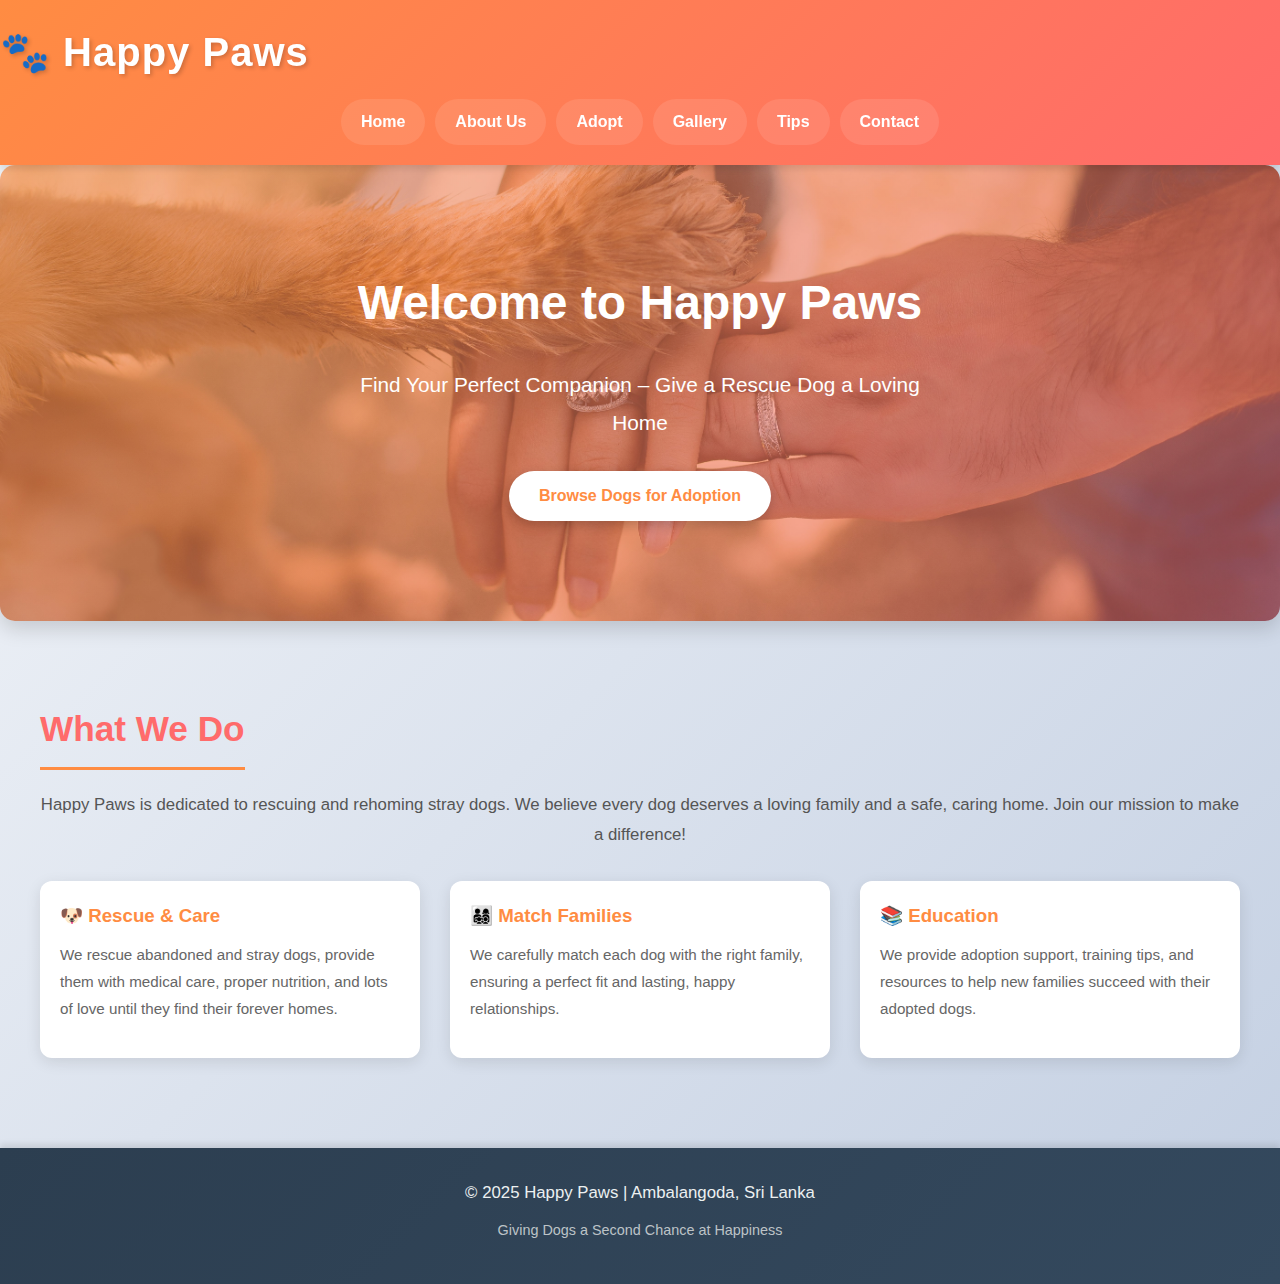
<file: frontend/index.html>
<!DOCTYPE html>
<html lang="en">
<head>
  <meta charset="UTF-8">
  <meta name="viewport" content="width=device-width, initial-scale=1.0">
  <title>Happy Paws - Dog Adoption & Rescue</title>
  <link rel="stylesheet" href="../css/style.css">
</head>
<body>
  <header>
    <h1>🐾 Happy Paws</h1>
    <nav>
      <a href="index.html">Home</a>
      <a href="about.html">About Us</a>
      <a href="adopt.html">Adopt</a>
      <a href="gallery.html">Gallery</a>
      <a href="tips.html">Tips</a>
      <a href="contact.html">Contact</a>
    </nav>
  </header>

  <div class="hero" style="background-image: linear-gradient(135deg, rgba(255, 140, 66, 0.5), rgba(255, 107, 107, 0.5)), url('../images/img1.jpg'); background-size: cover; background-position: center;">
    <h2>Welcome to Happy Paws</h2>
    <p>Find Your Perfect Companion – Give a Rescue Dog a Loving Home</p>
    <a href="adopt.html" class="cta-button">Browse Dogs for Adoption</a>
  </div>

  <div class="container">
    <section>
      <h2>What We Do</h2>
      <p style="text-align: center; margin-bottom: 30px;">Happy Paws is dedicated to rescuing and rehoming stray dogs. We believe every dog deserves a loving family and a safe, caring home. Join our mission to make a difference!</p>
      
      <div class="grid">
        <div class="card">
          <h3>🐶 Rescue & Care</h3>
          <p>We rescue abandoned and stray dogs, provide them with medical care, proper nutrition, and lots of love until they find their forever homes.</p>
        </div>
        <div class="card">
          <h3>👨‍👩‍👧‍👦 Match Families</h3>
          <p>We carefully match each dog with the right family, ensuring a perfect fit and lasting, happy relationships.</p>
        </div>
        <div class="card">
          <h3>📚 Education</h3>
          <p>We provide adoption support, training tips, and resources to help new families succeed with their adopted dogs.</p>
        </div>
      </div>
    </section>
  </div>

  <footer>
    <p>&copy; 2025 Happy Paws | Ambalangoda, Sri Lanka</p>
    <p style="font-size: 0.9em; color: #bdc3c7;">Giving Dogs a Second Chance at Happiness</p>
  </footer>
</body>
</html>
</file>
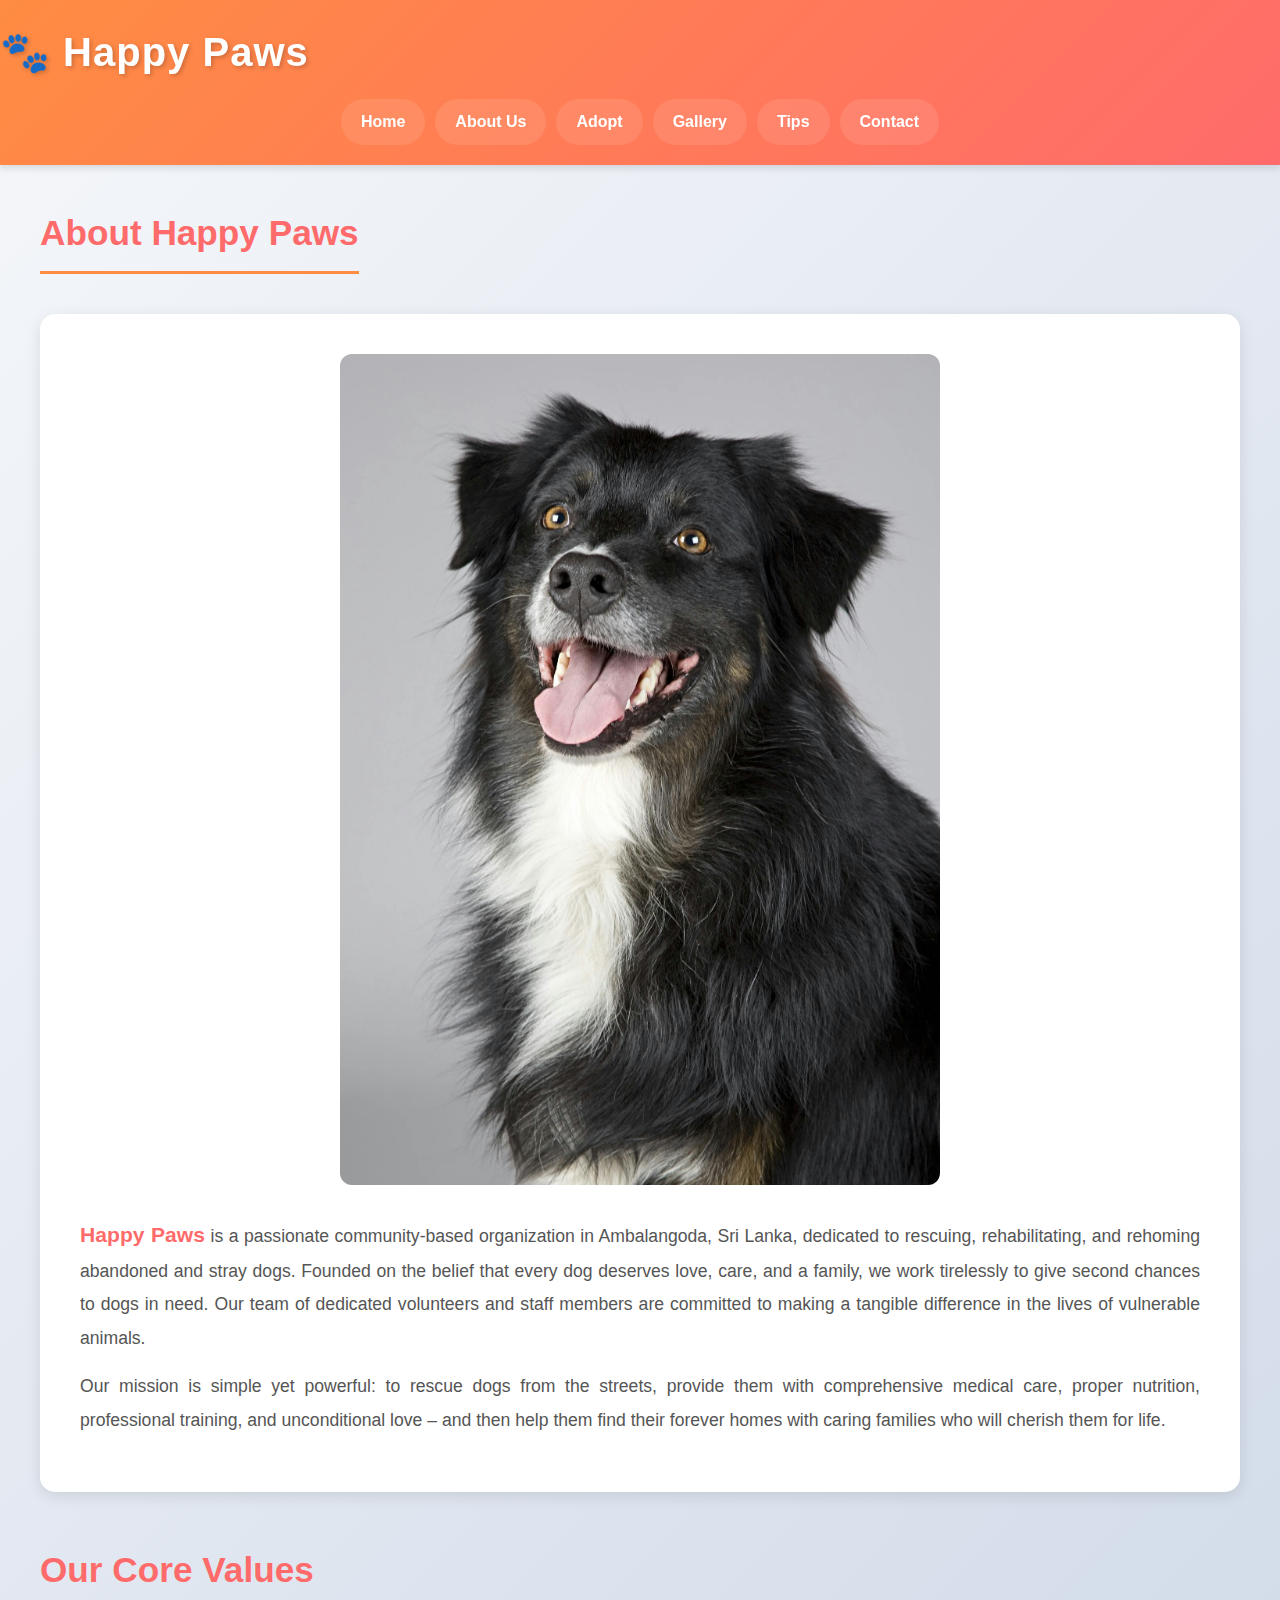
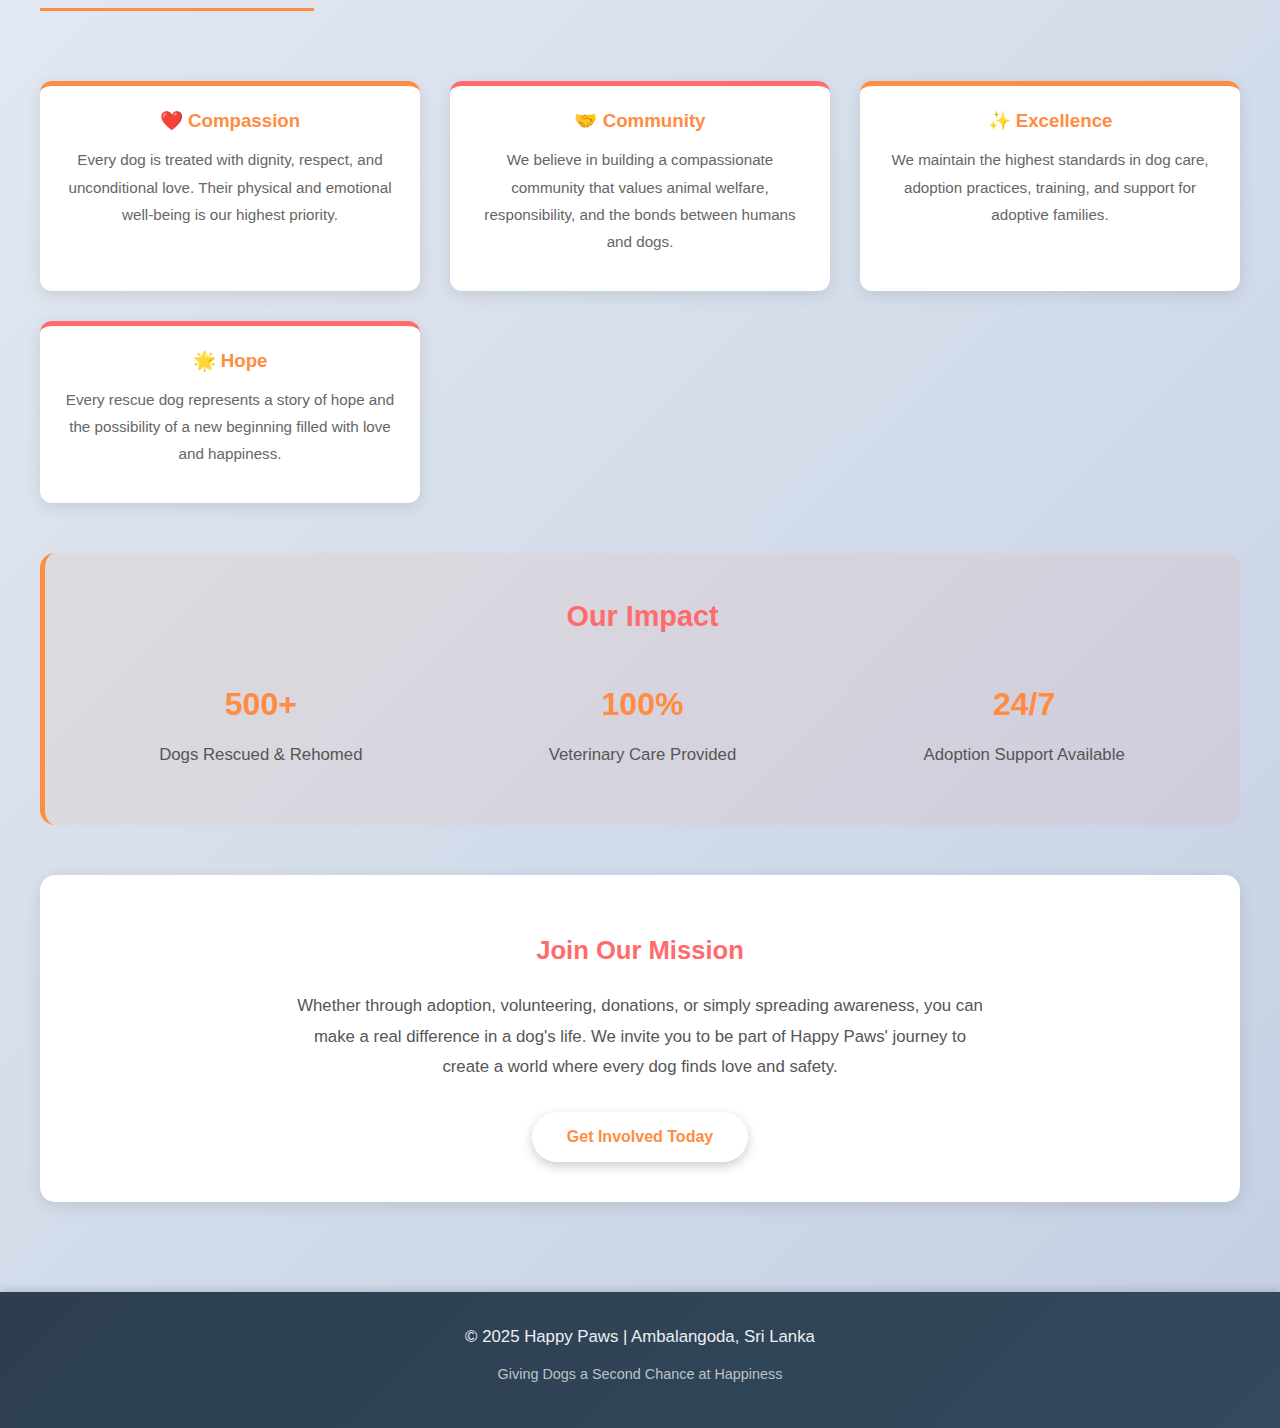
<file: frontend/about.html>
<!DOCTYPE html>
<html lang="en">
<head>
  <meta charset="UTF-8">
  <meta name="viewport" content="width=device-width, initial-scale=1.0">
  <title>About Us - Happy Paws</title>
  <link rel="stylesheet" href="../css/style.css">
</head>
<body>
  <header>
    <h1>🐾 Happy Paws</h1>
    <nav>
      <a href="index.html">Home</a>
      <a href="about.html">About Us</a>
      <a href="adopt.html">Adopt</a>
      <a href="gallery.html">Gallery</a>
      <a href="tips.html">Tips</a>
      <a href="contact.html">Contact</a>
    </nav>
  </header>

  <div class="container">
    <h2 style="margin-bottom: 40px;">About Happy Paws</h2>
    
    <div style="background: white; padding: 40px; border-radius: 15px; margin-bottom: 40px; box-shadow: 0 4px 15px rgba(0, 0, 0, 0.1);">
      <img src="../images/img8.jpg" alt="Happy rescued dogs" style="width: 100%; max-width: 600px; margin-bottom: 30px; border-radius: 12px; display: block; margin-left: auto; margin-right: auto;">
      <p style="font-size: 1.1em; line-height: 1.9; text-align: justify;">
        <strong style="color: #ff6b6b; font-size: 1.2em;">Happy Paws</strong> is a passionate community-based organization in Ambalangoda, Sri Lanka, dedicated to rescuing, rehabilitating, and rehoming abandoned and stray dogs. Founded on the belief that every dog deserves love, care, and a family, we work tirelessly to give second chances to dogs in need. Our team of dedicated volunteers and staff members are committed to making a tangible difference in the lives of vulnerable animals.
      </p>
      <p style="font-size: 1.1em; line-height: 1.9; text-align: justify;">
        Our mission is simple yet powerful: to rescue dogs from the streets, provide them with comprehensive medical care, proper nutrition, professional training, and unconditional love – and then help them find their forever homes with caring families who will cherish them for life.
      </p>
    </div>

    <section style="margin-top: 50px;">
      <h2 style="text-align: center; margin-bottom: 40px;">Our Core Values</h2>
      <div class="grid">
        <div class="card" style="border-top: 5px solid #ff8c42;">
          <h3 style="text-align: center;">❤️ Compassion</h3>
          <p style="text-align: center;">Every dog is treated with dignity, respect, and unconditional love. Their physical and emotional well-being is our highest priority.</p>
        </div>
        <div class="card" style="border-top: 5px solid #ff6b6b;">
          <h3 style="text-align: center;">🤝 Community</h3>
          <p style="text-align: center;">We believe in building a compassionate community that values animal welfare, responsibility, and the bonds between humans and dogs.</p>
        </div>
        <div class="card" style="border-top: 5px solid #ff8c42;">
          <h3 style="text-align: center;">✨ Excellence</h3>
          <p style="text-align: center;">We maintain the highest standards in dog care, adoption practices, training, and support for adoptive families.</p>
        </div>
        <div class="card" style="border-top: 5px solid #ff6b6b;">
          <h3 style="text-align: center;">🌟 Hope</h3>
          <p style="text-align: center;">Every rescue dog represents a story of hope and the possibility of a new beginning filled with love and happiness.</p>
        </div>
      </div>
    </section>

    <section style="background: linear-gradient(135deg, rgba(255, 140, 66, 0.08), rgba(255, 107, 107, 0.08)); padding: 40px; border-radius: 15px; margin-top: 50px; text-align: center; border-left: 5px solid #ff8c42;">
      <h3 style="font-size: 1.8em; color: #ff6b6b; margin-top: 0;">Our Impact</h3>
      <div class="grid">
        <div>
          <h4 style="font-size: 2em; color: #ff8c42; margin: 10px 0;">500+</h4>
          <p style="margin-top: 0;">Dogs Rescued & Rehomed</p>
        </div>
        <div>
          <h4 style="font-size: 2em; color: #ff8c42; margin: 10px 0;">100%</h4>
          <p style="margin-top: 0;">Veterinary Care Provided</p>
        </div>
        <div>
          <h4 style="font-size: 2em; color: #ff8c42; margin: 10px 0;">24/7</h4>
          <p style="margin-top: 0;">Adoption Support Available</p>
        </div>
      </div>
    </section>

    <section style="background: white; padding: 40px; border-radius: 15px; margin-top: 50px; text-align: center; box-shadow: 0 4px 15px rgba(0, 0, 0, 0.1);">
      <h3 style="font-size: 1.6em; color: #ff6b6b;">Join Our Mission</h3>
      <p style="font-size: 1.05em; max-width: 700px; margin: 20px auto;">Whether through adoption, volunteering, donations, or simply spreading awareness, you can make a real difference in a dog's life. We invite you to be part of Happy Paws' journey to create a world where every dog finds love and safety.</p>
      <a href="contact.html" class="cta-button" style="padding: 12px 35px; font-size: 1em;">Get Involved Today</a>
    </section>
  </div>

  <footer>
    <p>&copy; 2025 Happy Paws | Ambalangoda, Sri Lanka</p>
    <p style="font-size: 0.9em; color: #bdc3c7;">Giving Dogs a Second Chance at Happiness</p>
  </footer>
</body>
</html>
</file>
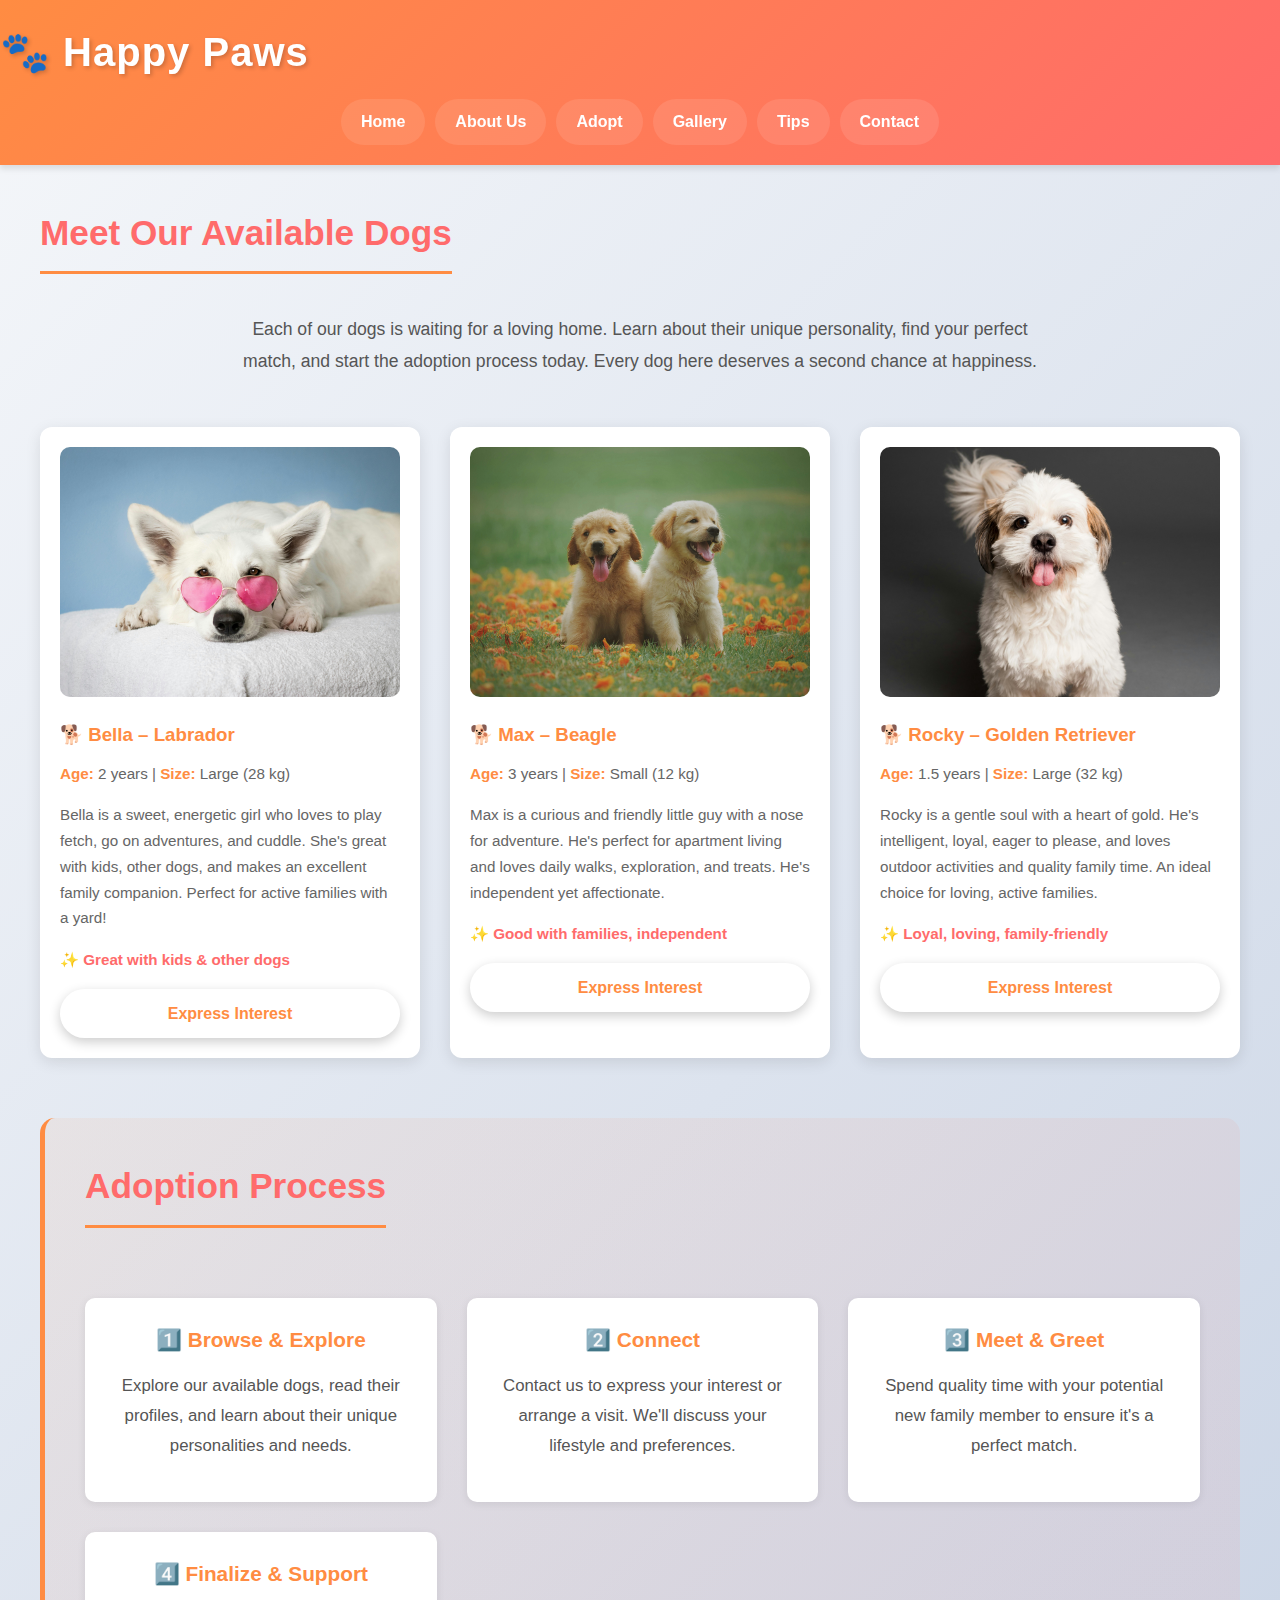
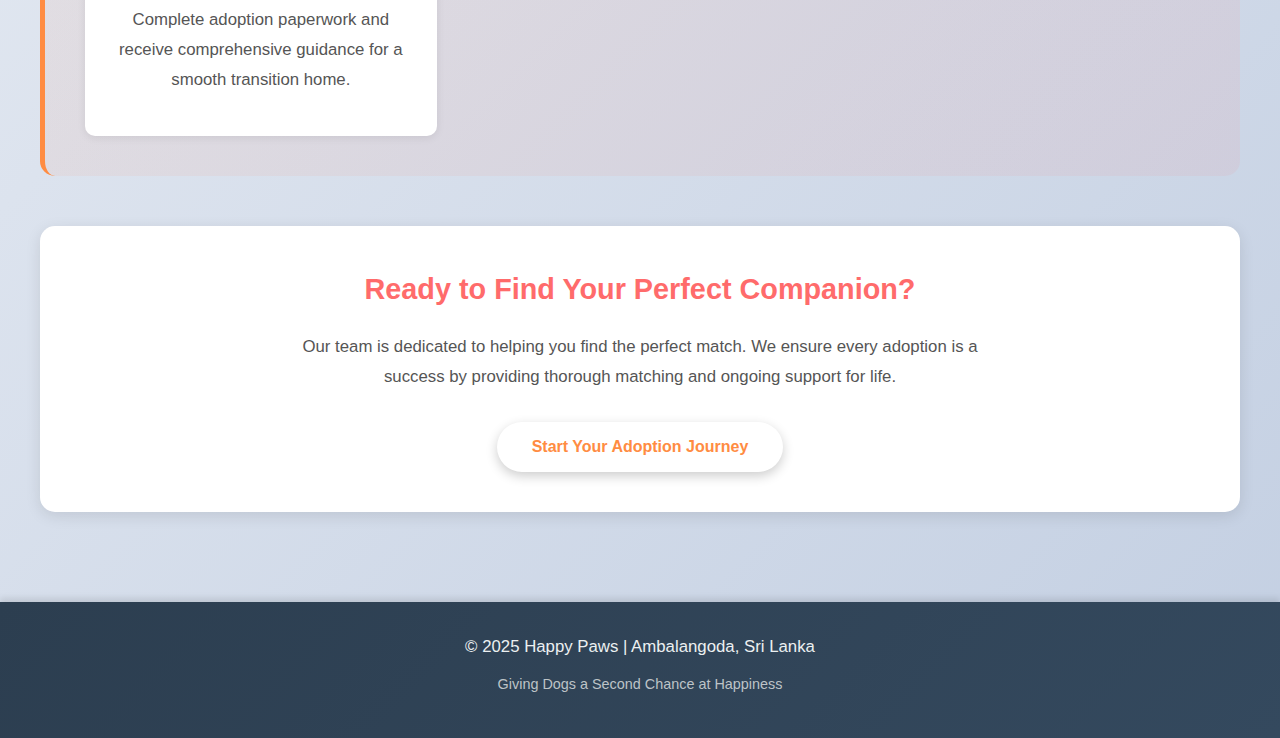
<file: frontend/adopt.html>
<!DOCTYPE html>
<html lang="en">
<head>
  <meta charset="UTF-8">
  <meta name="viewport" content="width=device-width, initial-scale=1.0">
  <title>Adopt a Dog - Happy Paws</title>
  <link rel="stylesheet" href="../css/style.css">
</head>
<body>
  <header>
    <h1>🐾 Happy Paws</h1>
    <nav>
      <a href="index.html">Home</a>
      <a href="about.html">About Us</a>
      <a href="adopt.html">Adopt</a>
      <a href="gallery.html">Gallery</a>
      <a href="tips.html">Tips</a>
      <a href="contact.html">Contact</a>
    </nav>
  </header>

  <div class="container">
    <h2 style="margin-bottom: 40px;">Meet Our Available Dogs</h2>
    <p style="text-align: center; max-width: 800px; margin: 0 auto 50px; font-size: 1.1em; line-height: 1.8;">Each of our dogs is waiting for a loving home. Learn about their unique personality, find your perfect match, and start the adoption process today. Every dog here deserves a second chance at happiness.</p>
    
    <div class="grid">
      <div class="card">
        <img src="../images/img2.jpg" alt="Bella the Labrador">
        <h3>🐕 Bella – Labrador</h3>
        <p><strong style="color: #ff8c42;">Age:</strong> 2 years | <strong style="color: #ff8c42;">Size:</strong> Large (28 kg)</p>
        <p style="line-height: 1.7; margin-bottom: 15px;">Bella is a sweet, energetic girl who loves to play fetch, go on adventures, and cuddle. She's great with kids, other dogs, and makes an excellent family companion. Perfect for active families with a yard!</p>
        <p style="color: #ff6b6b; font-weight: bold; margin: 15px 0;">✨ Great with kids & other dogs</p>
        <a href="contact.html" class="cta-button" style="width: 100%; text-align: center; display: block;">Express Interest</a>
      </div>

      <div class="card">
        <img src="../images/img3.jpg" alt="Max the Beagle">
        <h3>🐕 Max – Beagle</h3>
        <p><strong style="color: #ff8c42;">Age:</strong> 3 years | <strong style="color: #ff8c42;">Size:</strong> Small (12 kg)</p>
        <p style="line-height: 1.7; margin-bottom: 15px;">Max is a curious and friendly little guy with a nose for adventure. He's perfect for apartment living and loves daily walks, exploration, and treats. He's independent yet affectionate.</p>
        <p style="color: #ff6b6b; font-weight: bold; margin: 15px 0;">✨ Good with families, independent</p>
        <a href="contact.html" class="cta-button" style="width: 100%; text-align: center; display: block;">Express Interest</a>
      </div>

      <div class="card">
        <img src="../images/img4.jpg" alt="Rocky the Golden Retriever">
        <h3>🐕 Rocky – Golden Retriever</h3>
        <p><strong style="color: #ff8c42;">Age:</strong> 1.5 years | <strong style="color: #ff8c42;">Size:</strong> Large (32 kg)</p>
        <p style="line-height: 1.7; margin-bottom: 15px;">Rocky is a gentle soul with a heart of gold. He's intelligent, loyal, eager to please, and loves outdoor activities and quality family time. An ideal choice for loving, active families.</p>
        <p style="color: #ff6b6b; font-weight: bold; margin: 15px 0;">✨ Loyal, loving, family-friendly</p>
        <a href="contact.html" class="cta-button" style="width: 100%; text-align: center; display: block;">Express Interest</a>
      </div>
    </div>

    <section style="background: linear-gradient(135deg, rgba(255, 140, 66, 0.08), rgba(255, 107, 107, 0.08)); padding: 40px; border-radius: 15px; margin-top: 60px; border-left: 5px solid #ff8c42;">
      <h2 style="text-align: center; margin-top: 0; margin-bottom: 40px;">Adoption Process</h2>
      <div class="grid">
        <div style="background: white; padding: 25px; border-radius: 10px; text-align: center; box-shadow: 0 2px 8px rgba(0,0,0,0.08);">
          <h4 style="color: #ff8c42; font-size: 1.3em; margin-top: 0; margin-bottom: 15px;">1️⃣ Browse & Explore</h4>
          <p>Explore our available dogs, read their profiles, and learn about their unique personalities and needs.</p>
        </div>
        <div style="background: white; padding: 25px; border-radius: 10px; text-align: center; box-shadow: 0 2px 8px rgba(0,0,0,0.08);">
          <h4 style="color: #ff8c42; font-size: 1.3em; margin-top: 0; margin-bottom: 15px;">2️⃣ Connect</h4>
          <p>Contact us to express your interest or arrange a visit. We'll discuss your lifestyle and preferences.</p>
        </div>
        <div style="background: white; padding: 25px; border-radius: 10px; text-align: center; box-shadow: 0 2px 8px rgba(0,0,0,0.08);">
          <h4 style="color: #ff8c42; font-size: 1.3em; margin-top: 0; margin-bottom: 15px;">3️⃣ Meet & Greet</h4>
          <p>Spend quality time with your potential new family member to ensure it's a perfect match.</p>
        </div>
        <div style="background: white; padding: 25px; border-radius: 10px; text-align: center; box-shadow: 0 2px 8px rgba(0,0,0,0.08);">
          <h4 style="color: #ff8c42; font-size: 1.3em; margin-top: 0; margin-bottom: 15px;">4️⃣ Finalize & Support</h4>
          <p>Complete adoption paperwork and receive comprehensive guidance for a smooth transition home.</p>
        </div>
      </div>
    </section>

    <section style="background: white; padding: 40px; border-radius: 15px; margin-top: 50px; text-align: center; box-shadow: 0 4px 15px rgba(0, 0, 0, 0.1);">
      <h3 style="font-size: 1.8em; color: #ff6b6b; margin-top: 0;">Ready to Find Your Perfect Companion?</h3>
      <p style="font-size: 1.05em; max-width: 700px; margin: 20px auto;">Our team is dedicated to helping you find the perfect match. We ensure every adoption is a success by providing thorough matching and ongoing support for life.</p>
      <a href="contact.html" class="cta-button" style="padding: 12px 35px; font-size: 1em;">Start Your Adoption Journey</a>
    </section>
  </div>

  <footer>
    <p>&copy; 2025 Happy Paws | Ambalangoda, Sri Lanka</p>
    <p style="font-size: 0.9em; color: #bdc3c7;">Giving Dogs a Second Chance at Happiness</p>
  </footer>
</body>
</html>
</file>
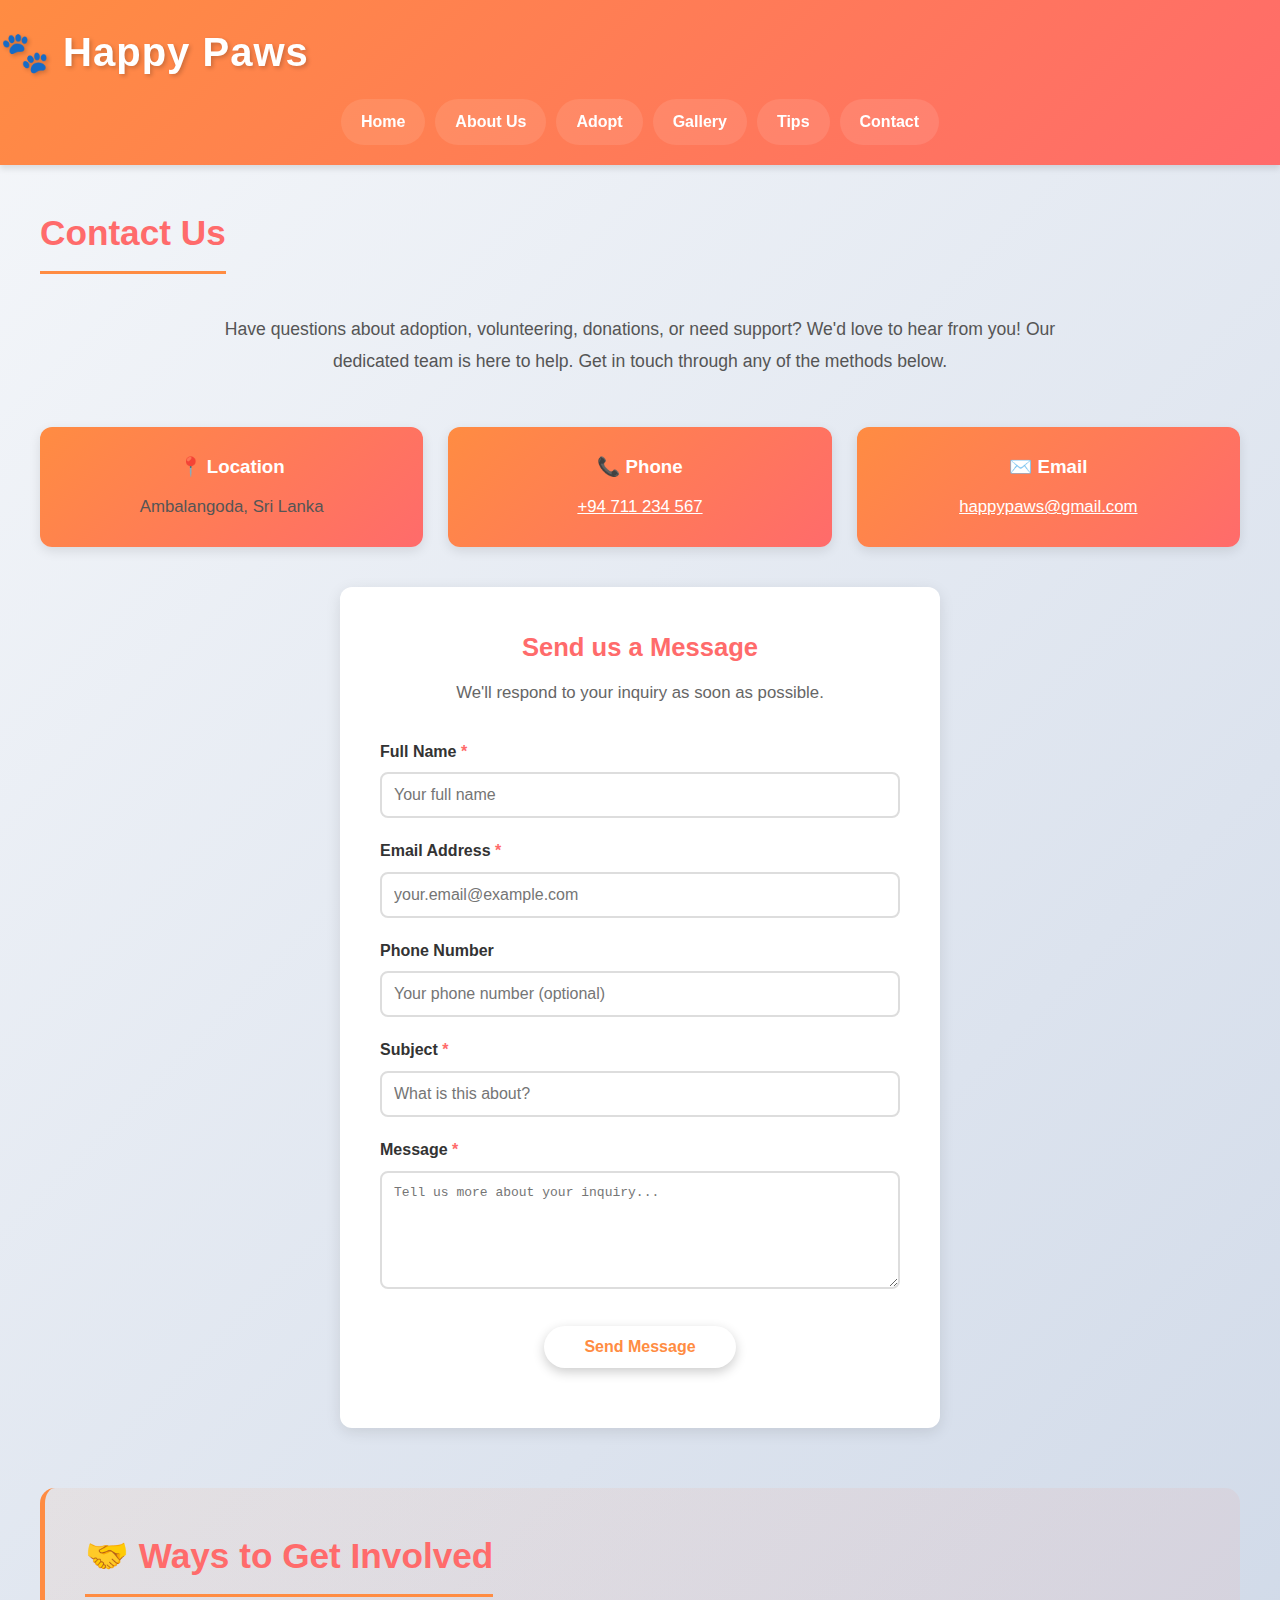
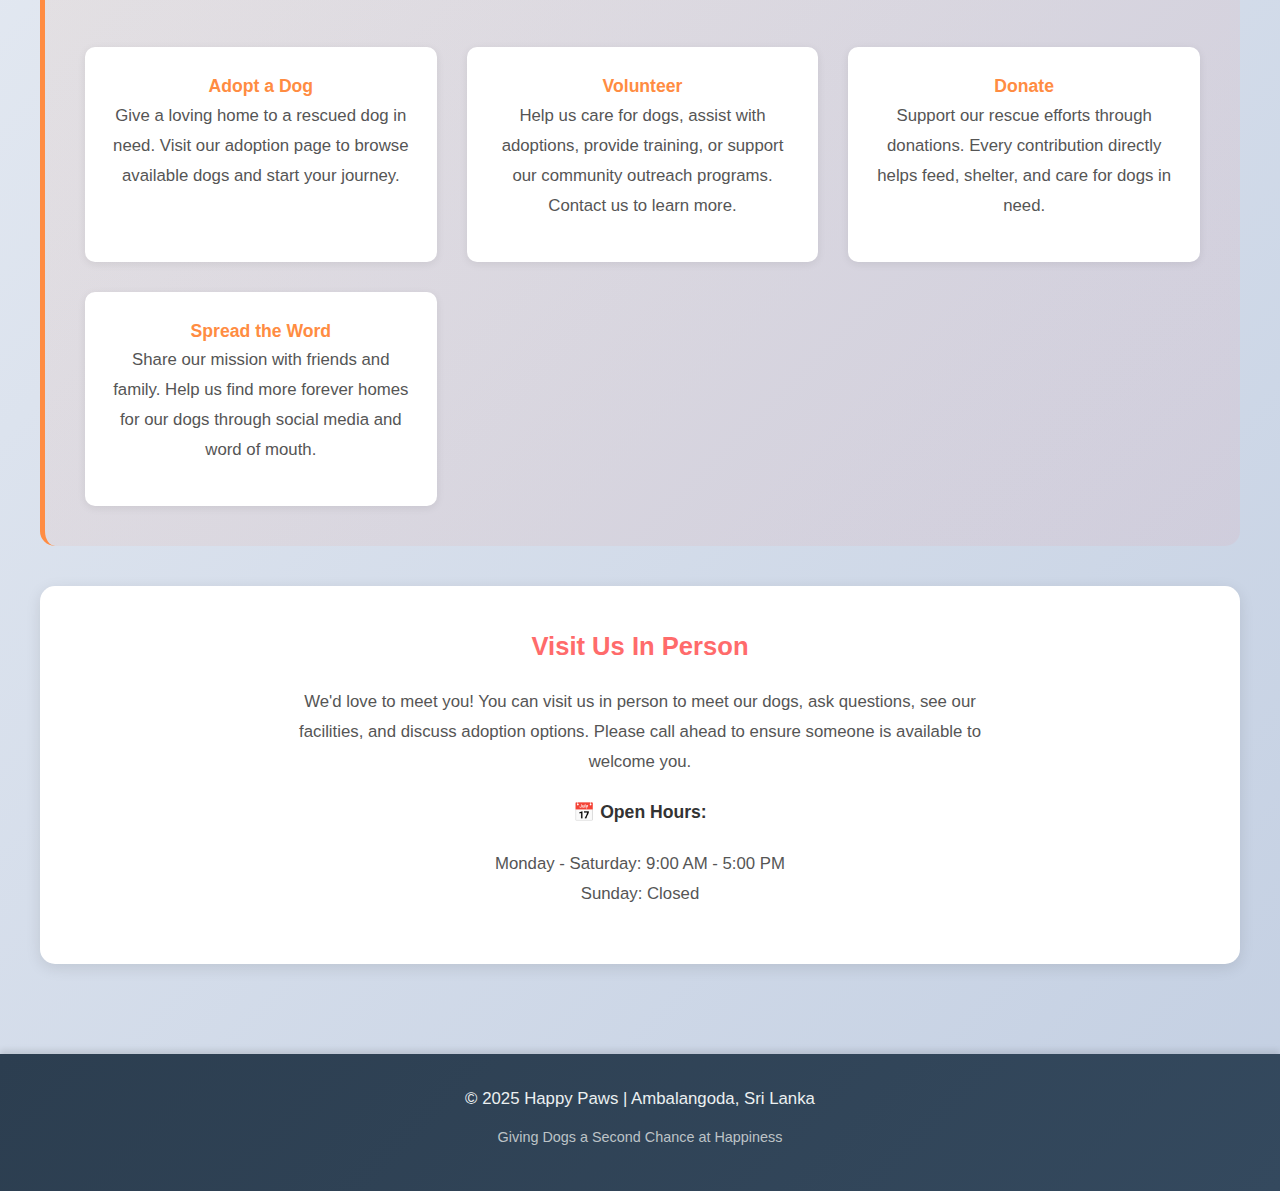
<file: frontend/contact.html>
<!DOCTYPE html>
<html lang="en">
<head>
  <meta charset="UTF-8">
  <meta name="viewport" content="width=device-width, initial-scale=1.0">
  <title>Contact Us - Happy Paws</title>
  <link rel="stylesheet" href="../css/style.css">
</head>
<body>
  <header>
    <h1>🐾 Happy Paws</h1>
    <nav>
      <a href="index.html">Home</a>
      <a href="about.html">About Us</a>
      <a href="adopt.html">Adopt</a>
      <a href="gallery.html">Gallery</a>
      <a href="tips.html">Tips</a>
      <a href="contact.html">Contact</a>
    </nav>
  </header>

  <div class="container">
    <h2 style="margin-bottom: 40px;">Contact Us</h2>
    <p style="text-align: center; max-width: 900px; margin: 0 auto 50px; font-size: 1.1em; line-height: 1.8;">Have questions about adoption, volunteering, donations, or need support? We'd love to hear from you! Our dedicated team is here to help. Get in touch through any of the methods below.</p>
    
    <div class="contact-info">
      <div class="info-card">
        <h3 style="color: white; margin-top: 0;">📍 Location</h3>
        <p style="margin: 0;">Ambalangoda, Sri Lanka</p>
      </div>
      <div class="info-card">
        <h3 style="color: white; margin-top: 0;">📞 Phone</h3>
        <p style="margin: 0;"><a href="tel:+94711234567" style="color: white;">+94 711 234 567</a></p>
      </div>
      <div class="info-card">
        <h3 style="color: white; margin-top: 0;">✉️ Email</h3>
        <p style="margin: 0;"><a href="mailto:happypaws@gmail.com" style="color: white;">happypaws@gmail.com</a></p>
      </div>
    </div>

    <div class="form-container">
      <h3 style="text-align: center; margin-top: 0; color: #ff6b6b; font-size: 1.6em;">Send us a Message</h3>
      <p style="text-align: center; color: #666; margin-bottom: 30px;">We'll respond to your inquiry as soon as possible.</p>
      <form action="#" method="POST">
        <div class="form-group">
          <label for="name">Full Name <span style="color: #ff6b6b;">*</span></label>
          <input type="text" id="name" name="name" required placeholder="Your full name">
        </div>

        <div class="form-group">
          <label for="email">Email Address <span style="color: #ff6b6b;">*</span></label>
          <input type="email" id="email" name="email" required placeholder="your.email@example.com">
        </div>

        <div class="form-group">
          <label for="phone">Phone Number</label>
          <input type="tel" id="phone" name="phone" placeholder="Your phone number (optional)">
        </div>

        <div class="form-group">
          <label for="subject">Subject <span style="color: #ff6b6b;">*</span></label>
          <input type="text" id="subject" name="subject" required placeholder="What is this about?">
        </div>

        <div class="form-group">
          <label for="message">Message <span style="color: #ff6b6b;">*</span></label>
          <textarea id="message" name="message" rows="6" required placeholder="Tell us more about your inquiry..."></textarea>
        </div>

        <div class="form-group" style="text-align: center;">
          <button type="submit" class="cta-button" style="border: none; cursor: pointer; padding: 12px 40px; font-size: 1em;">Send Message</button>
        </div>
      </form>
    </div>

    <section style="background: linear-gradient(135deg, rgba(255, 140, 66, 0.08), rgba(255, 107, 107, 0.08)); padding: 40px; border-radius: 15px; margin-top: 60px; border-left: 5px solid #ff8c42;">
      <h2 style="text-align: center; color: #ff6b6b; margin-top: 0;">🤝 Ways to Get Involved</h2>
      <div class="grid">
        <div style="background: white; padding: 25px; border-radius: 10px; text-align: center; box-shadow: 0 2px 8px rgba(0,0,0,0.08);">
          <h4 style="color: #ff8c42; font-size: 1.1em; margin-top: 0;">Adopt a Dog</h4>
          <p>Give a loving home to a rescued dog in need. Visit our adoption page to browse available dogs and start your journey.</p>
        </div>
        <div style="background: white; padding: 25px; border-radius: 10px; text-align: center; box-shadow: 0 2px 8px rgba(0,0,0,0.08);">
          <h4 style="color: #ff8c42; font-size: 1.1em; margin-top: 0;">Volunteer</h4>
          <p>Help us care for dogs, assist with adoptions, provide training, or support our community outreach programs. Contact us to learn more.</p>
        </div>
        <div style="background: white; padding: 25px; border-radius: 10px; text-align: center; box-shadow: 0 2px 8px rgba(0,0,0,0.08);">
          <h4 style="color: #ff8c42; font-size: 1.1em; margin-top: 0;">Donate</h4>
          <p>Support our rescue efforts through donations. Every contribution directly helps feed, shelter, and care for dogs in need.</p>
        </div>
        <div style="background: white; padding: 25px; border-radius: 10px; text-align: center; box-shadow: 0 2px 8px rgba(0,0,0,0.08);">
          <h4 style="color: #ff8c42; font-size: 1.1em; margin-top: 0;">Spread the Word</h4>
          <p>Share our mission with friends and family. Help us find more forever homes for our dogs through social media and word of mouth.</p>
        </div>
      </div>
    </section>

    <section style="background: white; padding: 40px; border-radius: 15px; margin-top: 40px; text-align: center; box-shadow: 0 4px 15px rgba(0, 0, 0, 0.1);">
      <h3 style="color: #ff6b6b; margin-top: 0; font-size: 1.6em;">Visit Us In Person</h3>
      <p style="font-size: 1.05em; line-height: 1.8; max-width: 700px; margin: 20px auto;">We'd love to meet you! You can visit us in person to meet our dogs, ask questions, see our facilities, and discuss adoption options. Please call ahead to ensure someone is available to welcome you.</p>
      <p style="font-size: 1.1em; color: #333; margin: 20px 0;"><strong>📅 Open Hours:</strong></p>
      <p style="font-size: 1.05em; color: #555;">Monday - Saturday: 9:00 AM - 5:00 PM<br>Sunday: Closed</p>
    </section>
  </div>

  <footer>
    <p>&copy; 2025 Happy Paws | Ambalangoda, Sri Lanka</p>
    <p style="font-size: 0.9em; color: #bdc3c7;">Giving Dogs a Second Chance at Happiness</p>
  </footer>
</body>
</html>
</file>
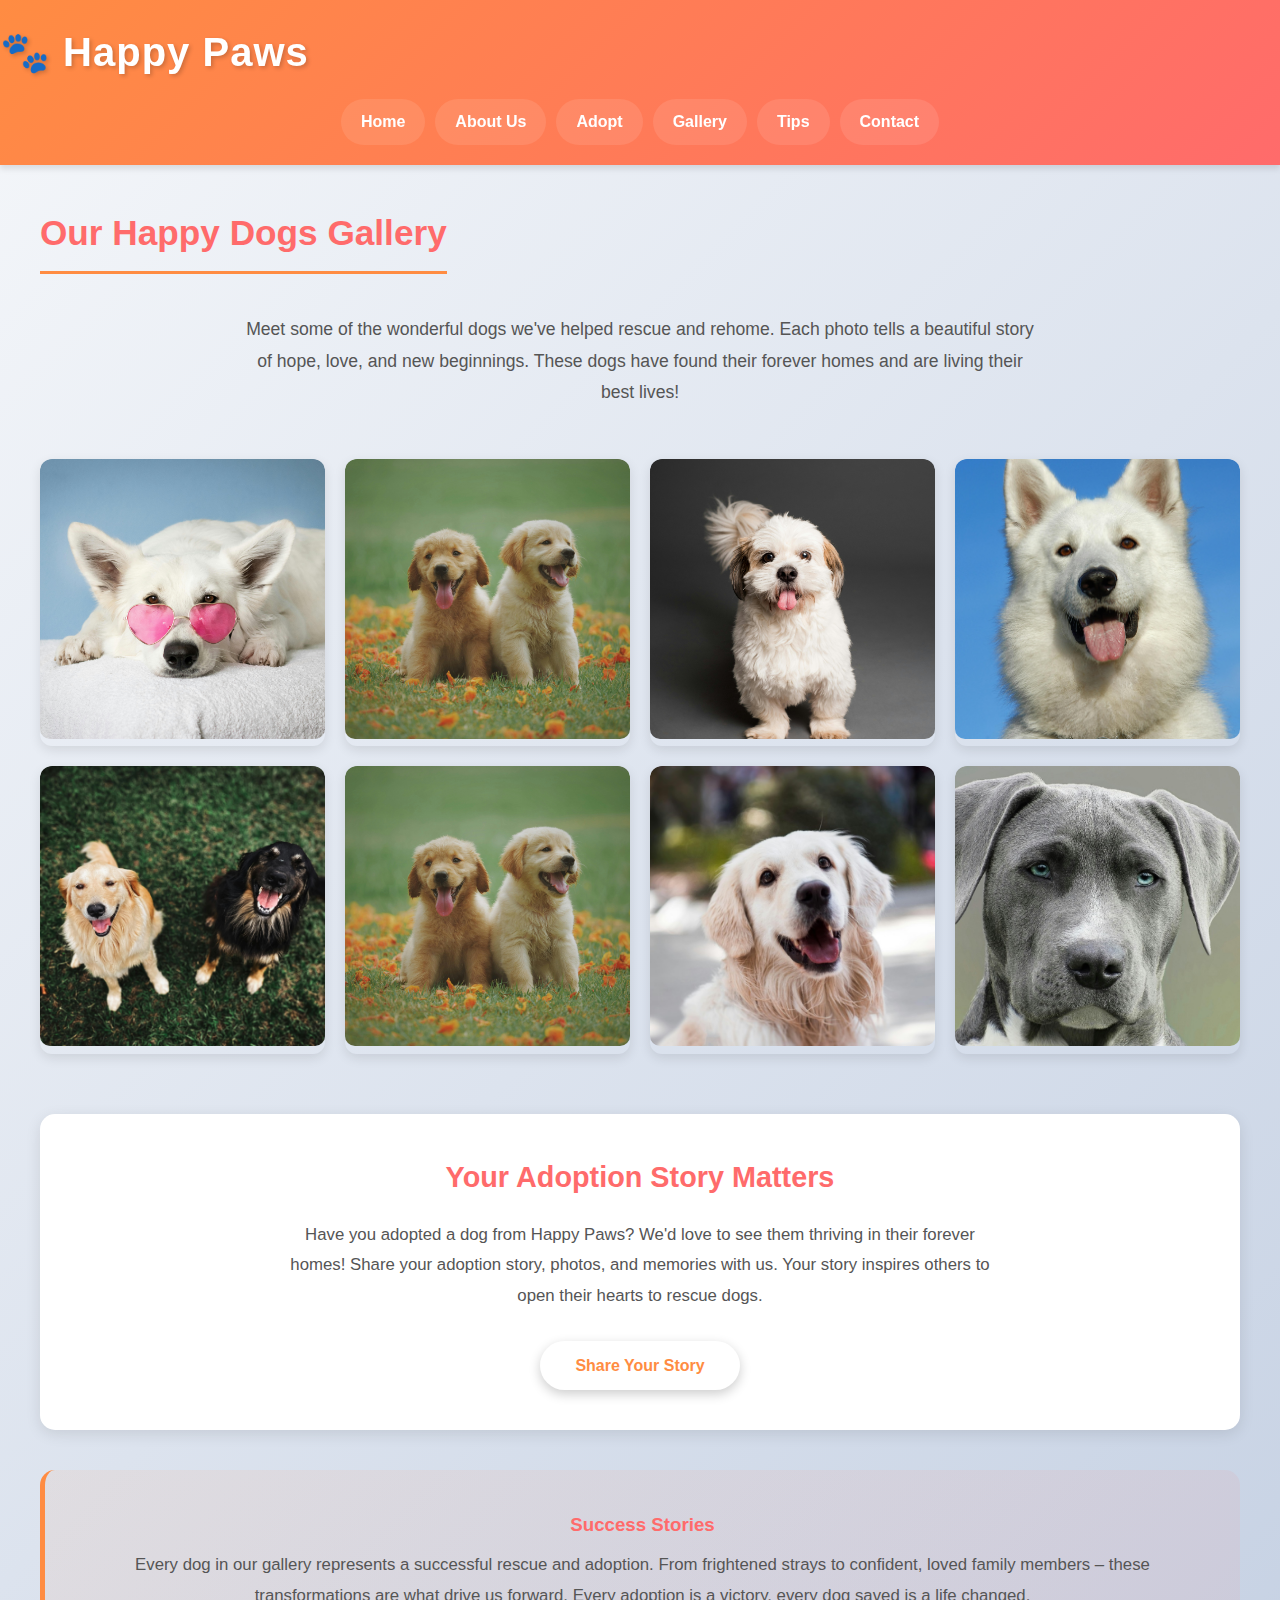
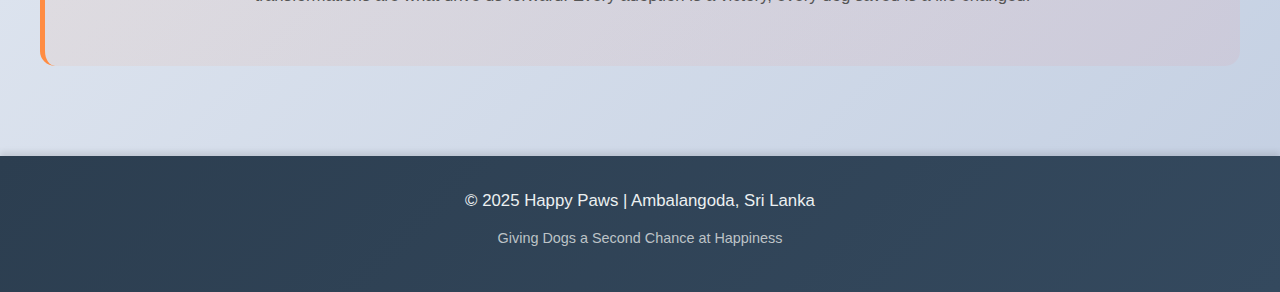
<file: frontend/gallery.html>
<!DOCTYPE html>
<html lang="en">

<head>
  <meta charset="UTF-8">
  <meta name="viewport" content="width=device-width, initial-scale=1.0">
  <title>Gallery - Happy Paws</title>
  <link rel="stylesheet" href="../css/style.css">
</head>

<body>
  <header>
    <h1>🐾 Happy Paws</h1>
    <nav>
      <a href="index.html">Home</a>
      <a href="about.html">About Us</a>
      <a href="adopt.html">Adopt</a>
      <a href="gallery.html">Gallery</a>
      <a href="tips.html">Tips</a>
      <a href="contact.html">Contact</a>
    </nav>
  </header>

  <div class="container">
    <h2 style="margin-bottom: 40px;">Our Happy Dogs Gallery</h2>
    <p style="text-align: center; max-width: 800px; margin: 0 auto 50px; font-size: 1.1em; line-height: 1.8;">Meet some
      of the wonderful dogs we've helped rescue and rehome. Each photo tells a beautiful story of hope, love, and new
      beginnings. These dogs have found their forever homes and are living their best lives!</p>

    <div class="gallery-grid">
      <div class="gallery-item">
        <img src="../images/img2.jpg" alt="Happy rescued dog playing">
      </div>
      <div class="gallery-item">
        <img src="../images/img3.jpg" alt="Cute dog portrait">
      </div>
      <div class="gallery-item">
        <img src="../images/img4.jpg" alt="Dog smiling with family">
      </div>
      <div class="gallery-item">
        <img src="../images/img5.jpg" alt="Beautiful dog outdoors">
      </div>
      <div class="gallery-item">
        <img src="../images/img6.jpg" alt="Golden dog relaxing">
      </div>
      <div class="gallery-item">
        <img src="../images/img7.jpg" alt="Dogs playing together">
      </div>
      <div class="gallery-item">
        <img src="../images/img9.jpg" alt="Happy dog portrait">
      </div>
      <div class="gallery-item">
        <img src="../images/img10.jpg" alt="Rescued dog looking happy">
      </div>
    </div>

    <section
      style="background: white; padding: 40px; border-radius: 15px; margin-top: 60px; text-align: center; box-shadow: 0 4px 15px rgba(0, 0, 0, 0.1);">
      <h3 style="font-size: 1.8em; color: #ff6b6b; margin-top: 0;">Your Adoption Story Matters</h3>
      <p style="font-size: 1.05em; max-width: 700px; margin: 20px auto;">Have you adopted a dog from Happy Paws? We'd
        love to see them thriving in their forever homes! Share your adoption story, photos, and memories with us. Your
        story inspires others to open their hearts to rescue dogs.</p>
      <a href="contact.html" class="cta-button" style="padding: 12px 35px; font-size: 1em;">Share Your Story</a>
    </section>

    <section
      style="background: linear-gradient(135deg, rgba(255, 140, 66, 0.08), rgba(255, 107, 107, 0.08)); padding: 40px; border-radius: 15px; margin-top: 40px; border-left: 5px solid #ff8c42;">
      <h3 style="text-align: center; color: #ff6b6b; margin-top: 0;">Success Stories</h3>
      <p style="text-align: center; font-size: 1.05em; line-height: 1.8;">Every dog in our gallery represents a
        successful rescue and adoption. From frightened strays to confident, loved family members – these
        transformations are what drive us forward. Every adoption is a victory, every dog saved is a life changed.</p>
    </section>
  </div>

  <footer>
    <p>&copy; 2025 Happy Paws | Ambalangoda, Sri Lanka</p>
    <p style="font-size: 0.9em; color: #bdc3c7;">Giving Dogs a Second Chance at Happiness</p>
  </footer>
</body>

</html>
</file>
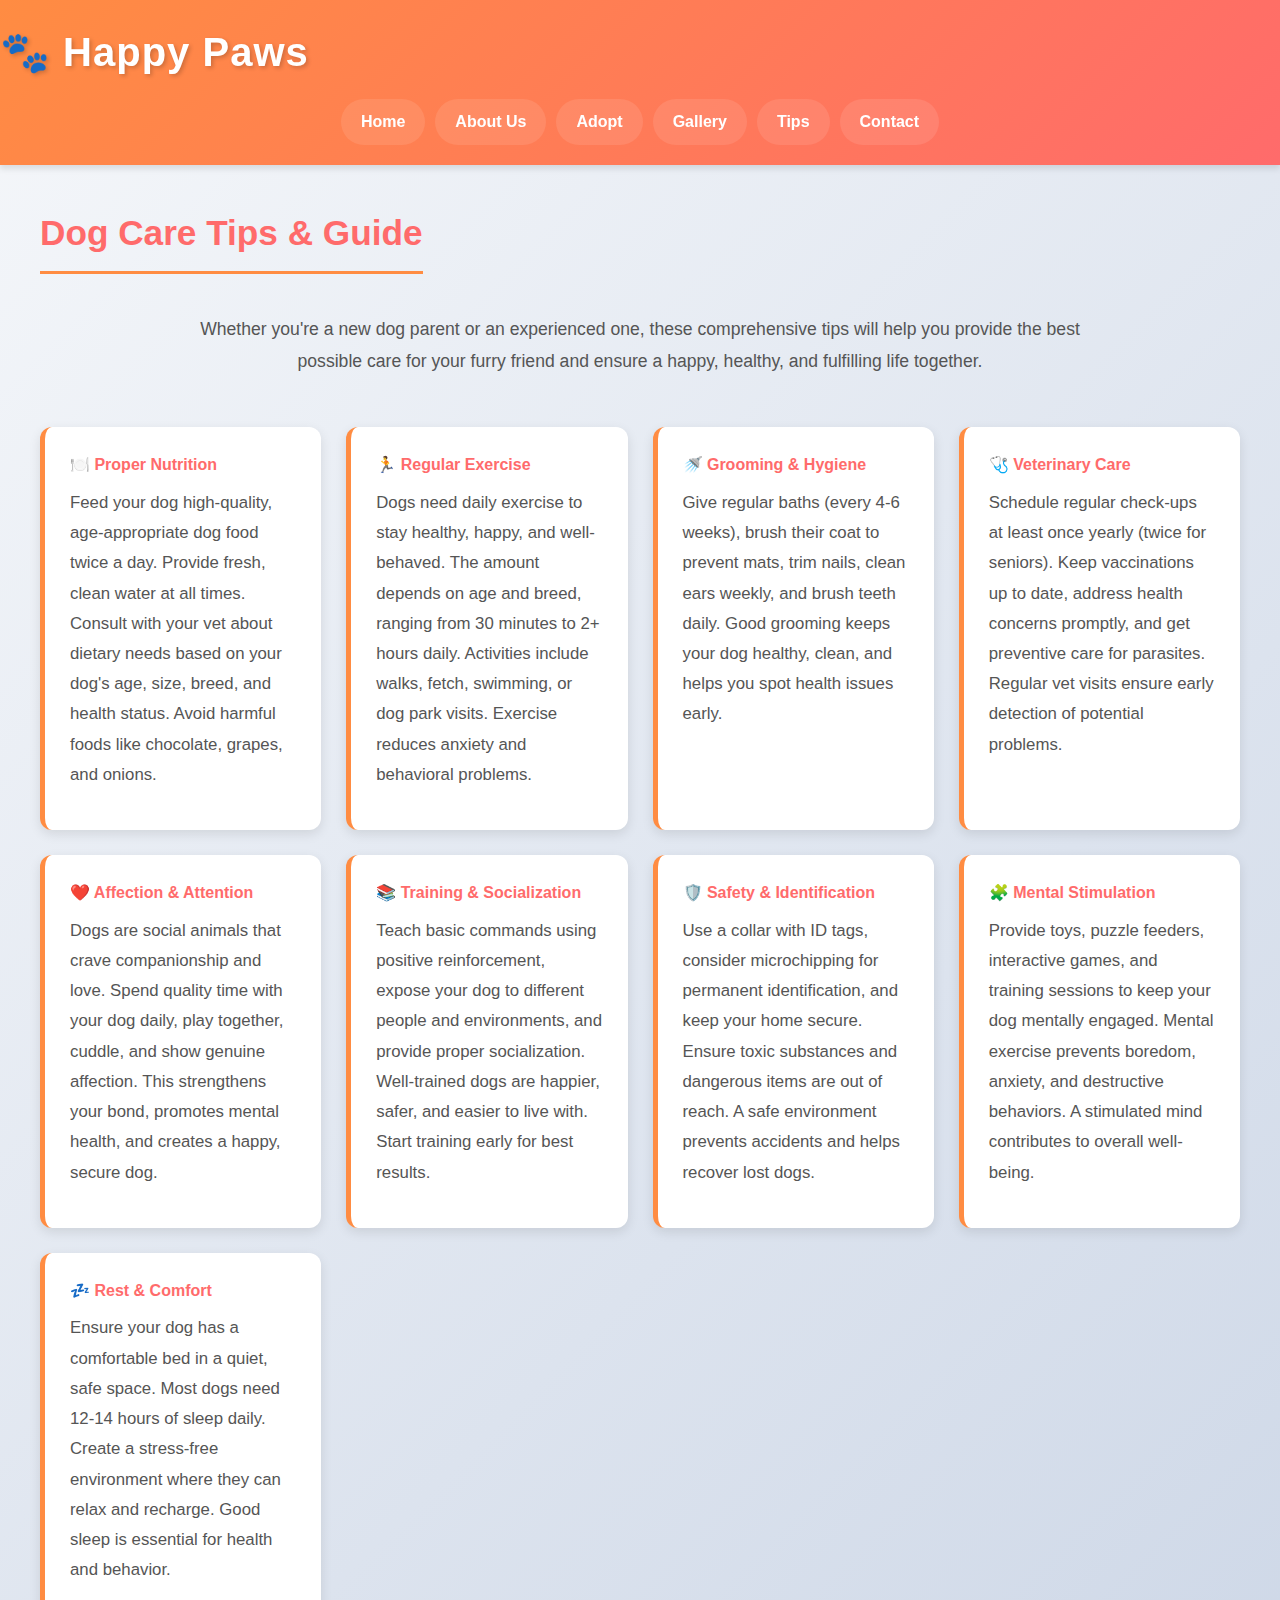
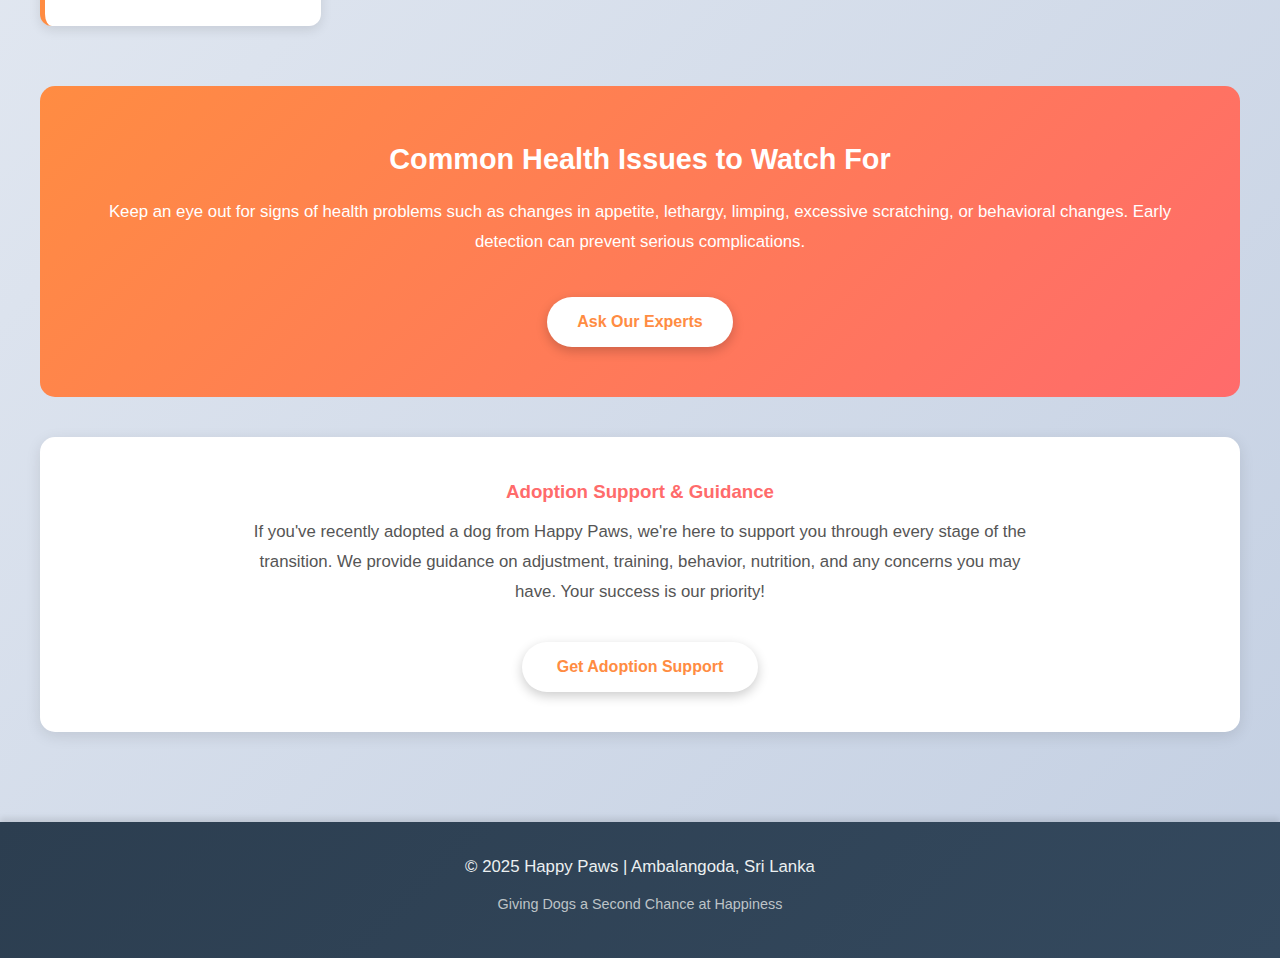
<file: frontend/tips.html>
<!DOCTYPE html>
<html lang="en">
<head>
  <meta charset="UTF-8">
  <meta name="viewport" content="width=device-width, initial-scale=1.0">
  <title>Dog Care Tips - Happy Paws</title>
  <link rel="stylesheet" href="../css/style.css">
</head>
<body>
  <header>
    <h1>🐾 Happy Paws</h1>
    <nav>
      <a href="index.html">Home</a>
      <a href="about.html">About Us</a>
      <a href="adopt.html">Adopt</a>
      <a href="gallery.html">Gallery</a>
      <a href="tips.html">Tips</a>
      <a href="contact.html">Contact</a>
    </nav>
  </header>

  <div class="container">
    <h2 style="margin-bottom: 40px;">Dog Care Tips & Guide</h2>
    <p style="text-align: center; max-width: 900px; margin: 0 auto 50px; font-size: 1.1em; line-height: 1.8;">Whether you're a new dog parent or an experienced one, these comprehensive tips will help you provide the best possible care for your furry friend and ensure a happy, healthy, and fulfilling life together.</p>
    
    <div class="tips-list">
      <div class="tip-card">
        <h4>🍽️ Proper Nutrition</h4>
        <p>Feed your dog high-quality, age-appropriate dog food twice a day. Provide fresh, clean water at all times. Consult with your vet about dietary needs based on your dog's age, size, breed, and health status. Avoid harmful foods like chocolate, grapes, and onions.</p>
      </div>

      <div class="tip-card">
        <h4>🏃 Regular Exercise</h4>
        <p>Dogs need daily exercise to stay healthy, happy, and well-behaved. The amount depends on age and breed, ranging from 30 minutes to 2+ hours daily. Activities include walks, fetch, swimming, or dog park visits. Exercise reduces anxiety and behavioral problems.</p>
      </div>

      <div class="tip-card">
        <h4>🚿 Grooming & Hygiene</h4>
        <p>Give regular baths (every 4-6 weeks), brush their coat to prevent mats, trim nails, clean ears weekly, and brush teeth daily. Good grooming keeps your dog healthy, clean, and helps you spot health issues early.</p>
      </div>

      <div class="tip-card">
        <h4>🩺 Veterinary Care</h4>
        <p>Schedule regular check-ups at least once yearly (twice for seniors). Keep vaccinations up to date, address health concerns promptly, and get preventive care for parasites. Regular vet visits ensure early detection of potential problems.</p>
      </div>

      <div class="tip-card">
        <h4>❤️ Affection & Attention</h4>
        <p>Dogs are social animals that crave companionship and love. Spend quality time with your dog daily, play together, cuddle, and show genuine affection. This strengthens your bond, promotes mental health, and creates a happy, secure dog.</p>
      </div>

      <div class="tip-card">
        <h4>📚 Training & Socialization</h4>
        <p>Teach basic commands using positive reinforcement, expose your dog to different people and environments, and provide proper socialization. Well-trained dogs are happier, safer, and easier to live with. Start training early for best results.</p>
      </div>

      <div class="tip-card">
        <h4>🛡️ Safety & Identification</h4>
        <p>Use a collar with ID tags, consider microchipping for permanent identification, and keep your home secure. Ensure toxic substances and dangerous items are out of reach. A safe environment prevents accidents and helps recover lost dogs.</p>
      </div>

      <div class="tip-card">
        <h4>🧩 Mental Stimulation</h4>
        <p>Provide toys, puzzle feeders, interactive games, and training sessions to keep your dog mentally engaged. Mental exercise prevents boredom, anxiety, and destructive behaviors. A stimulated mind contributes to overall well-being.</p>
      </div>

      <div class="tip-card">
        <h4>💤 Rest & Comfort</h4>
        <p>Ensure your dog has a comfortable bed in a quiet, safe space. Most dogs need 12-14 hours of sleep daily. Create a stress-free environment where they can relax and recharge. Good sleep is essential for health and behavior.</p>
      </div>
    </div>

    <section style="background: linear-gradient(135deg, #ff8c42, #ff6b6b); color: white; padding: 50px 40px; border-radius: 15px; margin-top: 60px; text-align: center;">
      <h3 style="color: white; border: none; margin-top: 0; margin-bottom: 15px; font-size: 1.8em;">Common Health Issues to Watch For</h3>
      <p style="color: white; margin-bottom: 30px; font-size: 1.05em;">Keep an eye out for signs of health problems such as changes in appetite, lethargy, limping, excessive scratching, or behavioral changes. Early detection can prevent serious complications.</p>
      <a href="contact.html" class="cta-button">Ask Our Experts</a>
    </section>

    <section style="background: white; padding: 40px; border-radius: 15px; margin-top: 40px; box-shadow: 0 4px 15px rgba(0, 0, 0, 0.1);">
      <h3 style="text-align: center; color: #ff6b6b; margin-top: 0;">Adoption Support & Guidance</h3>
      <p style="text-align: center; font-size: 1.05em; line-height: 1.8; max-width: 800px; margin: 0 auto;">If you've recently adopted a dog from Happy Paws, we're here to support you through every stage of the transition. We provide guidance on adjustment, training, behavior, nutrition, and any concerns you may have. Your success is our priority!</p>
      <div style="text-align: center; margin-top: 25px;">
        <a href="contact.html" class="cta-button" style="padding: 12px 35px; font-size: 1em;">Get Adoption Support</a>
      </div>
    </section>
  </div>

  <footer>
    <p>&copy; 2025 Happy Paws | Ambalangoda, Sri Lanka</p>
    <p style="font-size: 0.9em; color: #bdc3c7;">Giving Dogs a Second Chance at Happiness</p>
  </footer>
</body>
</html>
</file>
<file: css/style.css>
/* style.css - Professional & Modern Design */

* {
  margin: 0;
  padding: 0;
  box-sizing: border-box;
}

body {
  font-family: 'Segoe UI', Tahoma, Geneva, Verdana, sans-serif;
  line-height: 1.6;
  color: #333;
  background: linear-gradient(135deg, #f5f7fa 0%, #c3cfe2 100%);
  min-height: 100vh;
  display: flex;
  flex-direction: column;
}

/* Header & Navigation */
header {
  background: linear-gradient(135deg, #ff8c42 0%, #ff6b6b 100%);
  box-shadow: 0 4px 6px rgba(0, 0, 0, 0.1);
  padding: 20px 0;
  position: sticky;
  top: 0;
  z-index: 1000;
}

header h1 {
  color: white;
  font-size: 2.5em;
  margin-bottom: 15px;
  text-shadow: 2px 2px 4px rgba(0, 0, 0, 0.2);
  letter-spacing: 1px;
}

nav {
  display: flex;
  justify-content: center;
  flex-wrap: wrap;
  gap: 10px;
}

nav a {
  color: white;
  text-decoration: none;
  padding: 10px 20px;
  font-weight: 600;
  border-radius: 25px;
  transition: all 0.3s ease;
  background: rgba(255, 255, 255, 0.1);
}

nav a:hover {
  background: white;
  color: #ff8c42;
  transform: translateY(-2px);
  box-shadow: 0 4px 8px rgba(0, 0, 0, 0.15);
}

/* Main Container */
.container {
  width: 95%;
  max-width: 1200px;
  margin: 40px auto;
  flex: 1;
}

/* Typography */
h1, h2 {
  color: #ff6b6b;
  margin-bottom: 20px;
}

h2 {
  font-size: 2.2em;
  border-bottom: 3px solid #ff8c42;
  padding-bottom: 10px;
  display: inline-block;
}

h3 {
  color: #ff8c42;
  margin: 15px 0 10px 0;
}

p {
  font-size: 1.05em;
  color: #555;
  line-height: 1.8;
  margin-bottom: 15px;
}

/* Hero Section */
.hero {
  background: linear-gradient(135deg, rgba(255, 140, 66, 0.9), rgba(255, 107, 107, 0.9)), 
              url('https://images.unsplash.com/photo-1507149833265-60c372daea22');
  background-size: cover;
  background-position: center;
  color: white;
  padding: 100px 20px;
  text-align: center;
  border-radius: 15px;
  box-shadow: 0 8px 20px rgba(0, 0, 0, 0.15);
  margin-bottom: 40px;
}

.hero h2 {
  font-size: 3em;
  color: white;
  border: none;
  margin-bottom: 15px;
}

.hero p {
  font-size: 1.3em;
  color: white;
  max-width: 600px;
  margin: 0 auto 20px;
}

.cta-button {
  display: inline-block;
  background: white;
  color: #ff8c42;
  padding: 12px 30px;
  border-radius: 30px;
  text-decoration: none;
  font-weight: bold;
  transition: all 0.3s ease;
  margin-top: 10px;
  box-shadow: 0 4px 12px rgba(0, 0, 0, 0.2);
}

.cta-button:hover {
  transform: scale(1.05);
  box-shadow: 0 6px 15px rgba(0, 0, 0, 0.3);
}

/* Cards & Grid */
.grid {
  display: grid;
  grid-template-columns: repeat(auto-fit, minmax(300px, 1fr));
  gap: 30px;
  margin-top: 30px;
}

.card {
  background: white;
  border-radius: 12px;
  overflow: hidden;
  box-shadow: 0 4px 15px rgba(0, 0, 0, 0.1);
  transition: all 0.3s ease;
  padding: 20px;
}

.card:hover {
  transform: translateY(-8px);
  box-shadow: 0 12px 25px rgba(0, 0, 0, 0.2);
}

.card img {
  width: 100%;
  height: 250px;
  object-fit: cover;
  border-radius: 10px;
  margin-bottom: 15px;
}

.card h3 {
  margin-top: 0;
  margin-bottom: 10px;
}

.card p {
  font-size: 0.95em;
  color: #666;
}

/* Images */
img {
  border-radius: 10px;
  max-width: 100%;
  height: auto;
}

.gallery-grid {
  display: grid;
  grid-template-columns: repeat(auto-fit, minmax(250px, 1fr));
  gap: 20px;
  margin-top: 30px;
}

.gallery-item {
  position: relative;
  overflow: hidden;
  border-radius: 12px;
  box-shadow: 0 4px 12px rgba(0, 0, 0, 0.1);
  transition: all 0.3s ease;
}

.gallery-item img {
  width: 100%;
  height: 280px;
  object-fit: cover;
  transition: transform 0.3s ease;
}

.gallery-item:hover img {
  transform: scale(1.08);
}

/* Contact Form */
.form-group {
  margin-bottom: 20px;
  text-align: left;
}

.form-group label {
  display: block;
  margin-bottom: 8px;
  font-weight: 600;
  color: #333;
}

.form-group input,
.form-group textarea {
  width: 100%;
  padding: 12px;
  border: 2px solid #ddd;
  border-radius: 8px;
  font-size: 1em;
  transition: border-color 0.3s;
}

.form-group input:focus,
.form-group textarea:focus {
  outline: none;
  border-color: #ff8c42;
  box-shadow: 0 0 8px rgba(255, 140, 66, 0.2);
}

.form-container {
  background: white;
  padding: 40px;
  border-radius: 12px;
  box-shadow: 0 4px 15px rgba(0, 0, 0, 0.1);
  max-width: 600px;
  margin: 0 auto;
}

.contact-info {
  display: grid;
  grid-template-columns: repeat(auto-fit, minmax(250px, 1fr));
  gap: 25px;
  margin-bottom: 40px;
  text-align: center;
}

.info-card {
  background: linear-gradient(135deg, #ff8c42, #ff6b6b);
  color: white;
  padding: 25px;
  border-radius: 12px;
  box-shadow: 0 4px 12px rgba(0, 0, 0, 0.1);
}

.info-card i {
  font-size: 2em;
  margin-bottom: 10px;
}

/* Tips List */
.tips-list {
  display: grid;
  grid-template-columns: repeat(auto-fit, minmax(280px, 1fr));
  gap: 25px;
  margin-top: 30px;
}

.tip-card {
  background: white;
  padding: 25px;
  border-radius: 12px;
  border-left: 5px solid #ff8c42;
  box-shadow: 0 4px 12px rgba(0, 0, 0, 0.1);
  transition: all 0.3s ease;
}

.tip-card:hover {
  box-shadow: 0 8px 20px rgba(0, 0, 0, 0.15);
  transform: translateX(5px);
}

.tip-card h4 {
  color: #ff6b6b;
  margin-top: 0;
  margin-bottom: 10px;
}

/* Footer */
footer {
  background: linear-gradient(135deg, #2c3e50 0%, #34495e 100%);
  color: white;
  text-align: center;
  padding: 30px 20px;
  margin-top: 50px;
  box-shadow: 0 -4px 6px rgba(0, 0, 0, 0.1);
}

footer p {
  color: #ecf0f1;
  margin-bottom: 10px;
}

footer a {
  color: #ff8c42;
  text-decoration: none;
  transition: color 0.3s;
}

footer a:hover {
  color: #ff6b6b;
}

/* Responsive Design */
@media (max-width: 768px) {
  header h1 {
    font-size: 1.8em;
  }

  nav {
    gap: 5px;
  }

  nav a {
    padding: 8px 15px;
    font-size: 0.9em;
  }

  h2 {
    font-size: 1.6em;
  }

  .hero {
    padding: 60px 20px;
  }

  .hero h2 {
    font-size: 1.8em;
  }

  .grid,
  .gallery-grid,
  .tips-list {
    grid-template-columns: 1fr;
  }

  .form-container {
    padding: 25px;
  }
}
</file>
